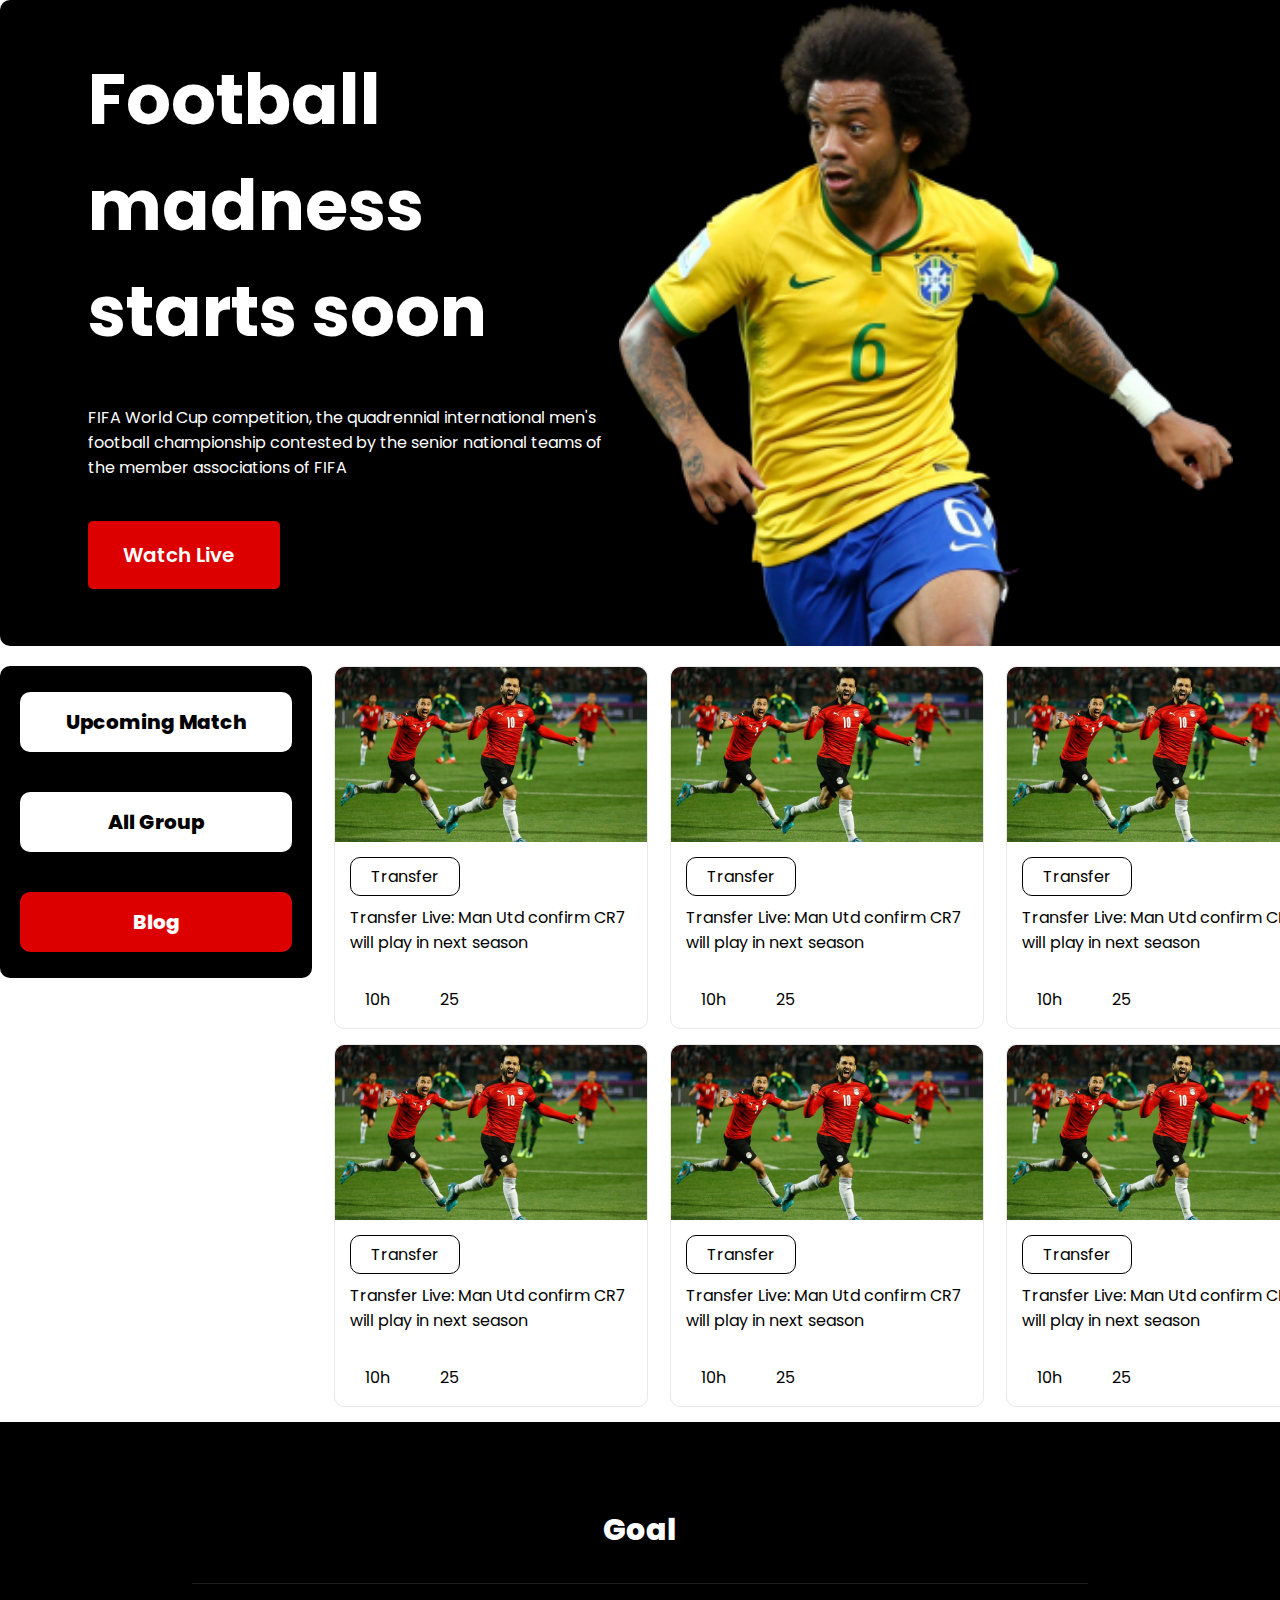
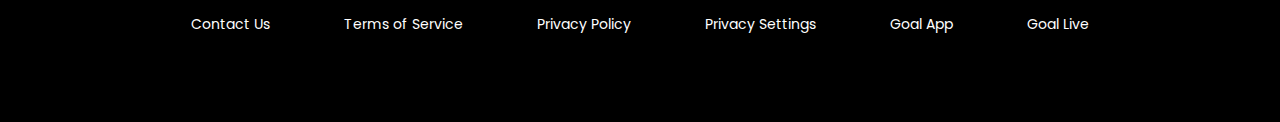
<file: index.html>
<!DOCTYPE html>
<html lang="en">

<head>
  <meta charset="UTF-8">
  <meta http-equiv="X-UA-Compatible" content="IE=edge">
  <meta name="viewport" content="width=device-width, initial-scale=1.0">
  <title>World Cup 2022</title>
  <!-- fontawesome -->

  <link rel="stylesheet" href="https://cdnjs.cloudflare.com/ajax/libs/font-awesome/6.0.0-beta2/css/all.min.css"
    integrity="sha512-YWzhKL2whUzgiheMoBFwW8CKV4qpHQAEuvilg9FAn5VJUDwKZZxkJNuGM4XkWuk94WCrrwslk8yWNGmY1EduTA=="
    crossorigin="anonymous" referrerpolicy="no-referrer" />

  <!-- stylesheet -->
  <link rel="stylesheet" href="style.css">
</head>

<body>
  <main>
    <!-- header -->

    <section class="header container" id="header">
      <div class="header-title">
        <h1>Football madness starts soon</h1>
        <p> FIFA World Cup competition, the quadrennial international men's football championship contested by the
          senior national teams of the member associations of FIFA
        </p>
        <a class="watch-button" href="https://www.qatar2022.qa/en/home">Watch Live <span><i
              class="fa-solid fa-greater-than"></i></span>
        </a>
      </div>
      <div class="header-image">
        <img class="player-image" src="images/Banner Image.png" alt="" srcset="">
      </div>
    </section>
    <section class="menu-card container">
      <div class="menu">
        <a class="menu-button" href="match.html" target="_blank">Upcoming Match</a>
        <a class="menu-button" href="http://google.com" target="_blank">All Group</a>
        <a class="menu-button highlight" href="http://google.com" target="_blank">Blog</a>
      </div>
      <div class="card">
        <div class="mini-card">
          <img src="images/Blog Image.png" alt="">
          <a class="transfer" href="http://">Transfer</a>
          <p>Transfer Live: Man Utd confirm CR7 will play in next season</p>
          <div class="card-bottom">
            <i class="fa-solid fa-clock"></i>
            <p>10h</p>
            <i class="fa-solid fa-comment-dots"></i>
            <p>25</p>
          </div>
        </div>
        <div class="mini-card">
          <img src="images/Blog Image.png" alt="">
          <a class="transfer" href="http://">Transfer</a>
          <p>Transfer Live: Man Utd confirm CR7 will play in next season</p>
          <div class="card-bottom">
            <i class="fa-solid fa-clock"></i>
            <p>10h</p>
            <i class="fa-solid fa-comment-dots"></i>
            <p>25</p>
          </div>
        </div>
        <div class="mini-card">
          <img src="images/Blog Image.png" alt="">
          <a class="transfer" href="http://">Transfer</a>
          <p>Transfer Live: Man Utd confirm CR7 will play in next season</p>
          <div class="card-bottom">
            <i class="fa-solid fa-clock"></i>
            <p>10h</p>
            <i class="fa-solid fa-comment-dots"></i>
            <p>25</p>
          </div>
        </div>
        <div class="mini-card">
          <img src="images/Blog Image.png" alt="">
          <a class="transfer" href="http://">Transfer</a>
          <p>Transfer Live: Man Utd confirm CR7 will play in next season</p>
          <div class="card-bottom">
            <i class="fa-solid fa-clock"></i>
            <p>10h</p>
            <i class="fa-solid fa-comment-dots"></i>
            <p>25</p>
          </div>
        </div>
        <div class="mini-card">
          <img src="images/Blog Image.png" alt="">
          <a class="transfer" href="http://">Transfer</a>
          <p>Transfer Live: Man Utd confirm CR7 will play in next season</p>
          <div class="card-bottom">
            <i class="fa-solid fa-clock"></i>
            <p>10h</p>
            <i class="fa-solid fa-comment-dots"></i>
            <p>25</p>
          </div>
        </div>
        <div class="mini-card">
          <img src="images/Blog Image.png" alt="">
          <a class="transfer" href="http://">Transfer</a>
          <p>Transfer Live: Man Utd confirm CR7 will play in next season</p>
          <div class="card-bottom">
            <i class="fa-solid fa-clock"></i>
            <p>10h</p>
            <i class="fa-solid fa-comment-dots"></i>
            <p>25</p>
          </div>
        </div>
      </div>
    </section>
    <section>
      <div class="extra-button">
        <a href="http://">View All</a>
      </div>
    </section>
  </main>

  <!-- footer -->
  <footer>
    <p class="footer-text">Goal</p>
    <hr>
    <div class="footer-links">
      <a href="http://google.com">Contact Us</a>
      <a href="http://google.com">Terms of Service</a>
      <a href="http://google.com">Privacy Policy</a>
      <a href="http://google.com">Privacy Settings</a>
      <a href="http://google.com"> Goal App</a>
      <a href="http://google.com"> Goal Live</a>
    </div>
    <div class="footer-social-icons">
      <a href="http://facebook.com"><i class="fa-brands fa-facebook fa-2x"></i></a>
      <a href="http://youtube.com"><i class="fa-brands fa-youtube fa-2x"></i></a>
      <a href="http://instagram.com"><i class="fa-brands fa-instagram fa-2x"></i></a>
    </div>
  </footer>
</body>

</html>
</file>
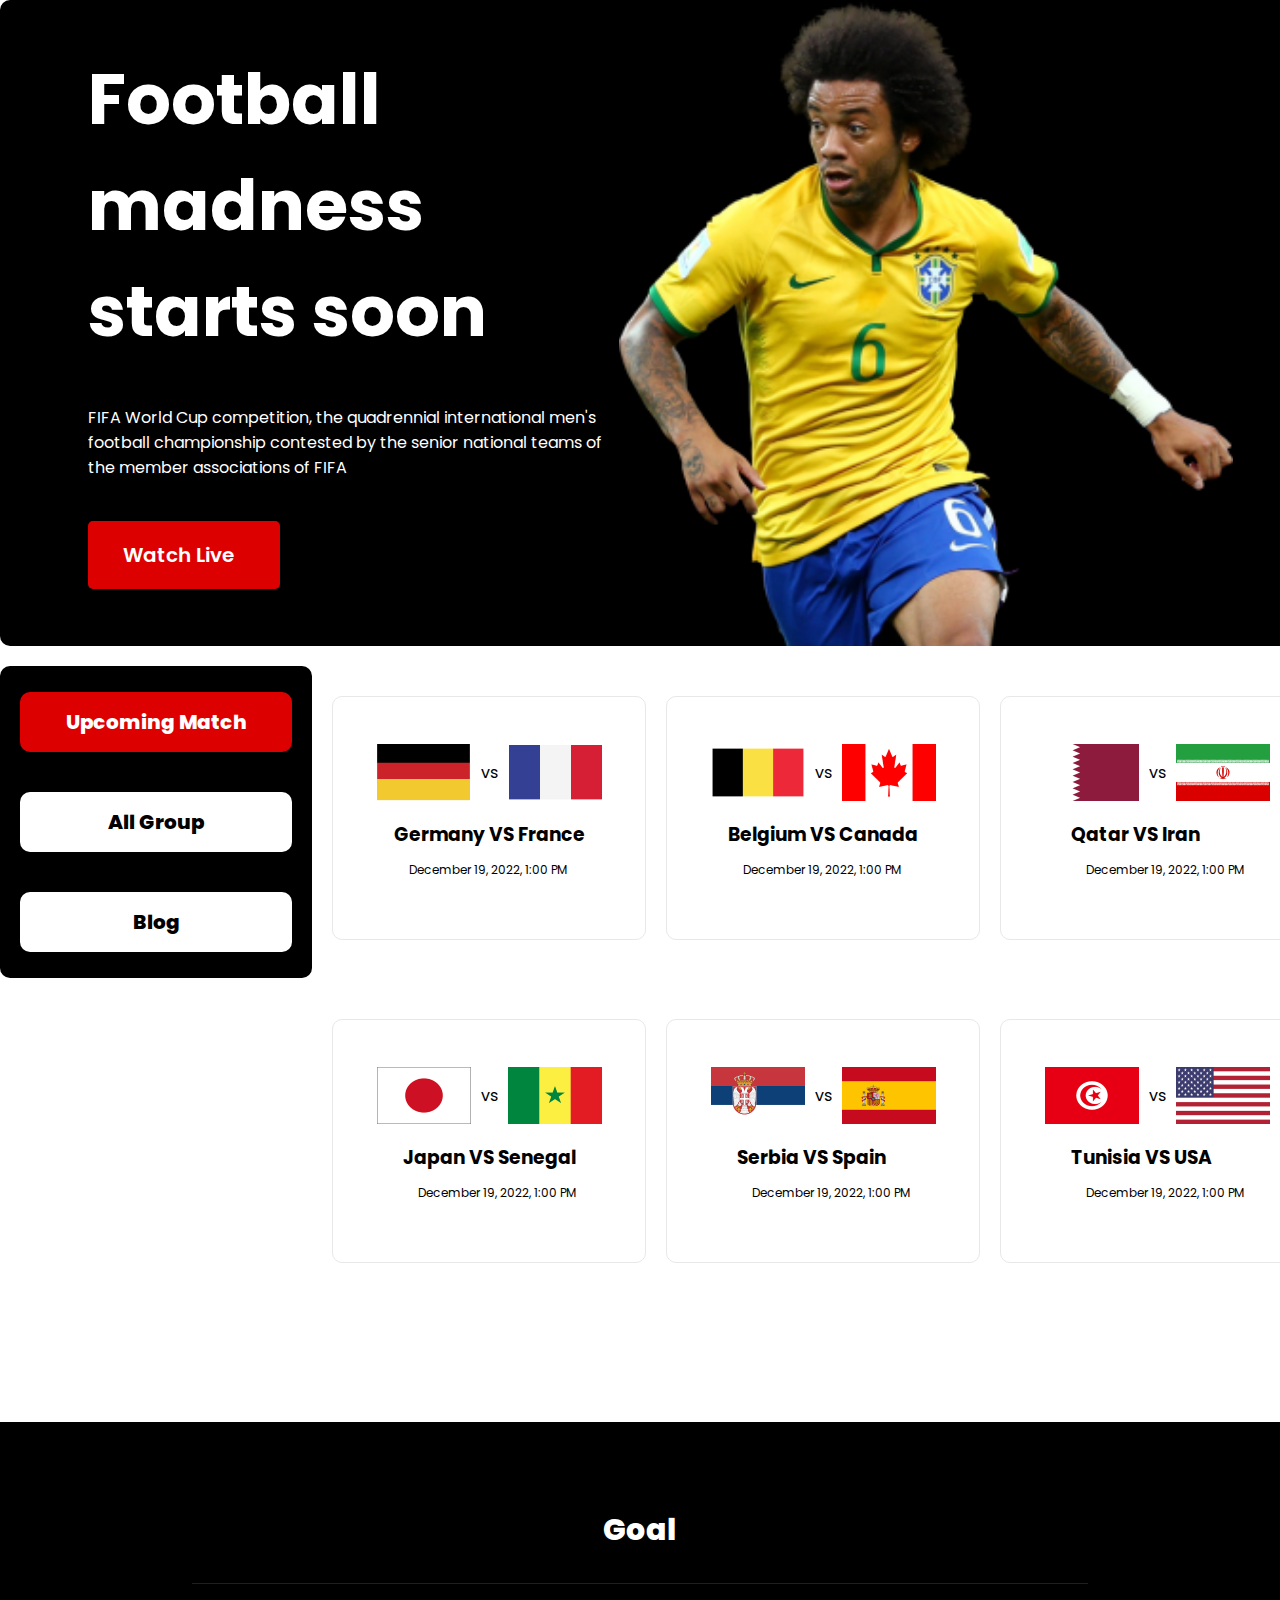
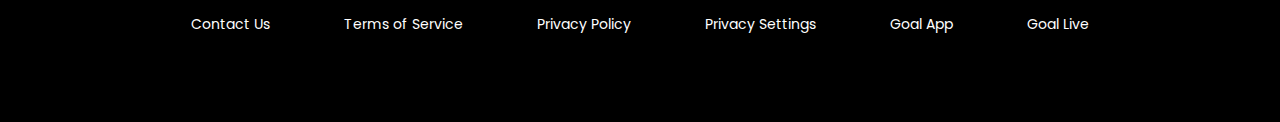
<file: match.html>
<!DOCTYPE html>
<html lang="en">

<head>
  <meta charset="UTF-8">
  <meta http-equiv="X-UA-Compatible" content="IE=edge">
  <meta name="viewport" content="width=device-width, initial-scale=1.0">
  <title>World Cup 2022</title>
  <!-- fontawesome -->

  <link rel="stylesheet" href="https://cdnjs.cloudflare.com/ajax/libs/font-awesome/6.0.0-beta2/css/all.min.css"
    integrity="sha512-YWzhKL2whUzgiheMoBFwW8CKV4qpHQAEuvilg9FAn5VJUDwKZZxkJNuGM4XkWuk94WCrrwslk8yWNGmY1EduTA=="
    crossorigin="anonymous" referrerpolicy="no-referrer" />

  <!-- stylesheet -->
  <link rel="stylesheet" href="style.css">
</head>

<body>
  <main>
    <!-- header -->

    <section class="header container" id="header">
      <div class="header-title">
        <h1>Football madness starts soon</h1>
        <p class="header-text"
          title="FIFA World Cup competition, the quadrennial international men's football championship contested by the senior national teams of the member associations of FIFA">
          FIFA World Cup competition, the quadrennial international men's football championship contested by the senior
          national teams of the member associations of FIFA
        </p>
        <a class="watch-button" href="https://www.qatar2022.qa/en/home" target="_blank">Watch Live <span><i
              class="fa-solid fa-greater-than"></i></span>
        </a>
      </div>
      <div class="header-image">
        <img class="player-image" src="images/Banner Image.png" alt="" srcset="">
      </div>
    </section>
    <section class="menu-card container">
      <div class="menu">
        <a class="menu-button highlight" href="match.html" target="_blank">Upcoming Match</a>
        <a class="menu-button" href="index.html" target="_blank">All Group</a>
        <a class="menu-button" href="index.html" target="_blank">Blog</a>
      </div>

      <div class="match-schedule" id="match-schedule">
        <div class="match">
          <div class="match-flag">
            <img src="images/germany Flag.png" alt="">
            <p class="flag-title">vs</p>
            <img src="images/Flag.png" alt="">
          </div>
          <div class="match-title">
            <h3>Germany VS France</h3>
            <p class="match-date">December 19, 2022, 1:00 PM</p>
          </div>
        </div>
        <div class="match">
          <div class="match-flag">
            <img src="images/belgium-flag.png" alt="">
            <p class="flag-title">vs</p>
            <img src="images/canada-flag.png" alt="">
          </div>
          <div class="match-title">
            <h3>Belgium VS Canada</h3>
            <p class="match-date">December 19, 2022, 1:00 PM</p>
          </div>
        </div>
        <div class="match">
          <div class="match-flag">
            <img src="images/Flag_of_Qatar.png" alt="">
            <p class="flag-title">vs</p>
            <img src="images/iran-flag.png" alt="">
          </div>
          <div class="match-title">
            <h3>Qatar VS Iran</h3>
            <p class="match-date">December 19, 2022, 1:00 PM</p>
          </div>
        </div>
        <div class="match">
          <div class="match-flag">
            <img src="images/japan-flag.png" alt="">
            <p class="flag-title">vs</p>
            <img src="images/senegal-flag.png" alt="">
          </div>
          <div class="match-title">
            <h3>Japan VS Senegal</h3>
            <p class="match-date">December 19, 2022, 1:00 PM</p>
          </div>
        </div>
        <div class="match">
          <div class="match-flag">
            <img src="images/serbia-flag.png" alt="">
            <p class="flag-title">vs</p>
            <img src="images/spain-flag.png" alt="">
          </div>
          <div class="match-title">
            <h3>Serbia VS Spain</h3>
            <p class="match-date">December 19, 2022, 1:00 PM</p>
          </div>
        </div>
        <div class="match">
          <div class="match-flag">
            <img src="images/tunisia-flag.png" alt="">
            <p class="flag-title">vs</p>
            <img src="images/usa-flag.png" alt="">
          </div>
          <div class="match-title">
            <h3>Tunisia VS USA</h3>
            <p class="match-date">December 19, 2022, 1:00 PM</p>
          </div>
        </div>

    </section>
    <section>
      <div class="extra-button">
        <a href="http://">View All</a>
      </div>
    </section>
  </main>

  <!-- footer -->
  <footer>
    <p class="footer-text">Goal</p>
    <hr>
    <div class="footer-links">
      <a href="http://google.com">Contact Us</a>
      <a href="http://google.com">Terms of Service</a>
      <a href="http://google.com">Privacy Policy</a>
      <a href="http://google.com">Privacy Settings</a>
      <a href="http://google.com"> Goal App</a>
      <a href="http://google.com"> Goal Live</a>
    </div>
    <div class="footer-social-icons">
      <a href="http://facebook.com"><i class="fa-brands fa-facebook fa-2x"></i></a>
      <a href="http://youtube.com"><i class="fa-brands fa-youtube fa-2x"></i></a>
      <a href="http://instagram.com"><i class="fa-brands fa-instagram fa-2x"></i></a>
    </div>

  </footer>
</body>

</html>
</file>
<file: style.css>
/* fonts */
@import url('https://fonts.googleapis.com/css2?family=Poppins:wght@500&family=Roboto:wght@300&display=swap');

body{
  font-family: 'Poppins', sans-serif;
  margin: 0;
}

/* utilities */

.container{
  width: 1321px;
  height: 646px;
  margin: auto;
  border-radius: 10px;
}
/* header */
#header{
  display: flex;
  justify-content: center;
  background-color:black;
  color: #ffffff;
}
.header-title{
  width: 531px;
  height: 424px;
}
.header-title h1{
  font-size: 70px;
  margin-bottom: 40px;
}
.header-title p{
  margin-bottom: 60px;
}
.watch-button{
  text-decoration: none;
  background-color: #DD0000;
  border-radius: 5px;
  padding: 20px 35px;
  color: #ffffff;
  font-weight: 600;
  font-size: 20px;
}
.watch-button i{
  padding-left: 10px;
}
.header-image img{
  height: 646px;
}

/* animation */
.player-image{
  transition: transform 1s;
}
.player-image:hover{
  transform: rotate(720deg);
}

/* menu */

.menu{
  display: flex;
  flex-direction: column;
  width: 312px;
  height: 312px;
  background-color: black;
  border-radius: 10px;
  margin-top: 20px;
  justify-content: center;
}

.menu-button{
  text-decoration: none;
  color: #000000;
  font-size: 20px;
  padding: 15px 5px;
  background-color: #ffffff;
  margin: 20px 20px;
  text-align: center;
  border-radius: 10px;
  font-weight: 800;
}

.highlight{
  background-color: #DD0000;
  color: #ffffff;
}
/* card */
.card{
  display: grid;
  grid-template-columns: repeat(3, 1fr);
  margin-top: 20px;
}

/* match */

.match-schedule{
  display: grid;
  grid-template-columns: repeat(3, 1fr);
  align-items: center;
}
.match{
  display: flex;
  flex-direction: column;
  justify-content: center;
  align-items: center;
  width: 312px;
  height: 242px;
  margin-top: 20px;
  margin-left: 20px;
  border: 1px solid #E8E8E8;
  border-radius: 10px;
}
.match-flag{
  display: flex;
  align-items: center;
}
.flag-title{
  margin: 0 10px;
}
.match-title h3{
  margin-bottom: 5px;
}
.match-title p{
  font-size: 12px;
}
.match-date{
  margin-left:15px ;
}

.menu-card{
  display: flex;
  margin-bottom: 100px;
}
.card-bottom{
  display: flex;
  align-items: center;
}
.card-bottom i {
  margin: 15px 15px;
} 
.card-bottom p{
  margin-right: 20px;
}
.transfer{
  margin-left: 15px;
  text-decoration: none;
  border: 1px solid #000000;
  color: #000000;
  padding: 7px 20px;
  border-radius: 10px;
}
.mini-card{
  width: 312px;
  border: 1px solid #E8E8E8;
  border-radius: 10px;
  margin-left: 22px;
  margin-bottom: 15px;
}
.mini-card>p{
  margin-left: 15px;
}
.mini-card img{
  margin-bottom: 15px;
}

/* view all button  */
.extra-button {
  display: flex;
  justify-content: center;
}

.extra-button a{
  display: flex;
  justify-content: center;
  text-decoration: none;
  background-color: #DD0000;
  color: #ffffff;
  font-size: 20px;
  padding: 15px 5px;
  width: 252px;
  border-radius: 10px;
  display: none;
}

/* footer */
  footer {
    position: relative;
    bottom: 0;
    height: 300px;
    background: #000000;
    width: 100%;
    color: #ffffff;
    text-align: center;
  }
  hr{
    width: 70%;
    height: 1px;
    border: 0;
    background-color: #6b686e48;
    margin: auto;
    }
  .footer-text{
    padding-top: 85px;
    font-size: 30px;
    font-weight: 800;
  }
    .footer-links{
      margin: 30px 0;
      font-size: 14px;
    }
  .footer-links a{
    text-decoration: none;
    color: #ffffff;
    margin: 35px;
  }
  .footer-social-icons a{
    text-decoration: none;
    color: #ffffff;
    margin: 15px;
  }

  /* media query */

  /* mobile device */

  @media screen and (max-width: 576px) {
    .container {
      width: 334px;
      height: 646px;
      margin: auto;
      border-radius: 10px;
  }
    #header{
      display: flex;
      flex-direction: column;
      justify-content: flex-start;
      align-items: center;
      margin-top: 20px;
     }
     .header-title{
      width: 258px;
      height: 178px;

    }
     .header-title h1{
        font-size: 30px;
        text-align: center;
     }
     .header-title p{
        width: 280px;
        max-width: 100%;
        white-space: nowrap;
        overflow: hidden;
        text-overflow: ellipsis;
     }
     .watch-button{
      display: block;
      text-align: center;
     }
     .header-image img{
        width: 233px;
        height: 245px;
        margin-top: 223px;
        margin-left: 70px;
     }
     .menu-card{
      display: block;
     }
     .menu{
      background-color:#ffffff;
     }
     .menu-button{
      border: 1px solid #E8E8E8;
     }
     .card{
      display: grid;
      grid-template-columns: repeat(1, 1fr);
         }
     } 

     /* match.html mobile  */

     #match-schedule {
      display: grid;
      grid-template-columns: repeat(3, 1fr);
      align-items: center;
  }
     /* media query for tablet */

     @media screen and (min-width: 577px) and (max-width:768px ){
      .container {
        width: 734px;
        height: 358px;
        margin: auto;
        border-radius: 10px;
    }
    #header{
      display: flex;
      flex-direction: row;
      justify-content: flex-start;
      align-items: center;
      margin-top: 20px;
     }
     .header-title{
      width: 316px;
      height: 276px;

    }
     .header-title h1{
        font-size: 30px;
        text-align: center;
     }
     .header-title p{
        width: 280px;
        max-width: 100%;

     }
     .watch-button{

     }
     .header-image img{
        width: 233px;
        height: 245px;
        margin-top: 223px;
        margin-left: 70px;
     }
     .menu-card{
      display: block;
     }
     .menu{
      background-color:#ffffff;
     }
     .menu-button{
      border: 1px solid #E8E8E8;
     }
     .card{
      display: grid;
      grid-template-columns: repeat(1, 1fr);
         }
     }
</file>
